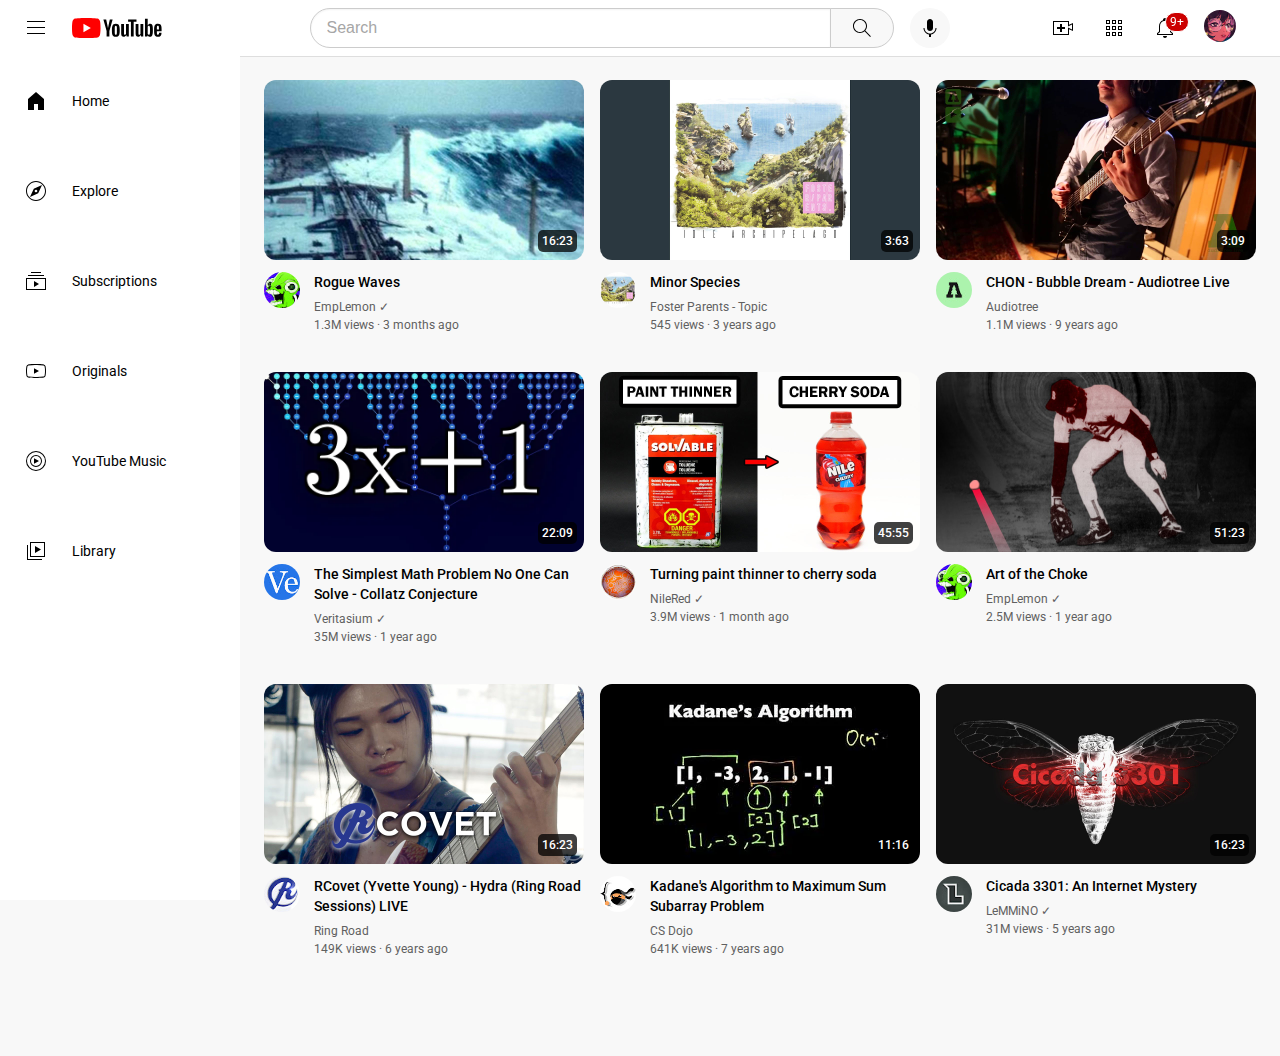
<file: index.html>
<!DOCTYPE html>
<html>
  <head>
    <title>YouTube Clone</title>
    <link rel="preconnect" href="https://fonts.googleapis.com">
    <link rel="preconnect" href="https://fonts.gstatic.com" crossorigin>
    <link href="https://fonts.googleapis.com/css2?family=Roboto:wght@400;500;700&display=swap" rel="stylesheet">

    <link rel="stylesheet" href="styles/general.css">
    <link rel="stylesheet" href="styles/header.css">
    <link rel="stylesheet" href="styles/sidebar.css">
    <link rel="stylesheet" href="styles/video.css">
  </head>

  <body>
    <header class="header">
      <div class="left-section">
        <div class="hamburger-menu-container">
          <img class="hamburger-menu" src="icons/hamburger-menu.svg">
          <div class="circle-hover"></div>
        </div>
        <img class="youtube-logo" src="icons/youtube-logo.svg">
      </div>
      <div class="middle-section">
        <input class="search-bar" type="text" placeholder="Search">
        <button class="search-button">
          <img class="search-icon" src="icons/search.svg">
          <div class="tooltip">
            Search
          </div>
        </button>
        <button class="voice-search-button">
          <img class="voice-search-icon" src="icons/voice-search-icon.svg">
          <div class="circle-hover"></div>
          <div class="tooltip">
            Search with your voice
          </div>
        </button>
      </div>
      <div class="right-section">
        <div class="upload-icon-container">
          <img class="upload-icon" src="icons/upload.svg">
          <div class="circle-hover"></div>
          <div class="tooltip">
            Create
          </div>
        </div>
        <div class="youtube-apps-container">
          <img class="youtube-apps-icon" src="icons/youtube-apps.svg">
          <div class="circle-hover"></div>
          <div class="tooltip">
            YouTube apps
          </div>
        </div>
        <div class="notifications-icon-container">
          <img class="notifications-icon" src="icons/notifications.svg">
          <div class="circle-hover"></div>
          <div class="notifications-count">9+</div>
          <div class="tooltip">
            Notifications
          </div>
        </div>
        <a href="https://www.youtube.com/channel/UCgpBLdofEgn6CtH1ovqHAVA" target="_blank" class="channel-title-link">
          <img class="current-user-picture" src="channel-pictures/my-channel.jpeg">
        </a>
      </div>
    </header>
    
    <nav class="sidebar">
      <div class="sidebar-link">
        <img src="icons/home.svg">
        <div>Home</div>
      </div>
      <div class="sidebar-link">
        <img src="icons/explore.svg">
        <div>Explore</div>
      </div>
      <div class="sidebar-link">
        <img src="icons/subscriptions.svg">
        <div>Subscriptions</div>
      </div>
      <div class="sidebar-link">
        <img src="icons/originals.svg">
        <div>Originals</div>
      </div>
      <div class="sidebar-link">
        <img src="icons/youtube-music.svg">
        <div>YouTube Music</div>
      </div>
      <div class="sidebar-link">
        <img src="icons/library.svg">
        <div>Library</div>
      </div>
    </nav>

    <main>
      <section class="video-grid">

        <div class="video-preview">
          <div class="thumbnail-row">
            <a href="https://www.youtube.com/watch?v=tktJss1x0eA" class="video-title-link">
              <img class="thumbnail" src="thumbnails/thumbnail-1.webp">
              <div class="video-time">16:23</div>
            </a>
          </div>
          <div class="video-info-grid">
            <div class="channel-picture">
              <div class="profile-picture-container">
                <a href="https://www.youtube.com/@EmperorLemon" class="channel-title-link">
                  <img class="profile-picture" src="channel-pictures/channel-1.jpeg">
                </a>
                <div class="channel-tooltip">
                  <img class="channel-tooltip-picture" src="channel-pictures/channel-1.jpeg">
                  <div>
                    <div class="channel-tooltip-name">
                      EmpLemon &#10003;
                    </div>
                    <div class="channel-tooltip-stats">
                      1.19M subscribers
                    </div>
                  </div>
                </div>
              </div>
            </div>
            <div class="video-info">
              <a href="https://www.youtube.com/watch?v=tktJss1x0eA" class="video-title-link">
                <p class="video-title">
                  Rogue Waves
                </p>
              </a>
              <a href="https://www.youtube.com/@EmperorLemon" class="channel-title-link">
                <p class="video-author">
                  EmpLemon &#10003;
                </p>
              </a>
              <p class="video-stats">
                1.3M views 	&#183; 3 months ago
              </p>
            </div>
          </div>
        </div>
    
        <div class="video-preview">
          <div class="thumbnail-row">
            <a href="https://www.youtube.com/watch?v=y7n6B1SDUFM" class="video-title-link">
              <img class="thumbnail" src="thumbnails/thumbnail-2.webp">
              <div class="video-time">3:63</div>
            </a>
          </div>
          <div class="video-info-grid">
            <div class="channel-picture">
              <div class="profile-picture-container">
                <a href="https://www.youtube.com/channel/UCGdnncAljSiZSKzAjngpfSQ" class="channel-title-link">
                  <img class="profile-picture" src="channel-pictures/channel-2.jpeg">
                </a>
                <div class="channel-tooltip">
                  <img class="channel-tooltip-picture" src="channel-pictures/channel-2.jpeg">
                  <div>
                    <div class="channel-tooltip-name">
                      Foster Parents - Topic
                    </div>
                    <div class="channel-tooltip-stats">
                      5 subscribers
                    </div>
                  </div>
                </div>
              </div>
            </div>
            <div class="video-info">
              <a href="https://www.youtube.com/channel/UCGdnncAljSiZSKzAjngpfSQ" class="video-title-link">
                <p class="video-title">
                  Minor Species
                </p>
              </a>
              <a href="https://www.youtube.com/@EmperorLemon" class="channel-title-link">
                <p class="video-author">
                  Foster Parents - Topic
                </p>
              </a>
              <p class="video-stats">
                545 views 	&#183; 3 years ago
              </p>
            </div>
          </div>
        </div>
    
        <div class="video-preview">
          <div class="thumbnail-row">
            <a href="https://www.youtube.com/watch?v=C7zlWP9EFMc" class="video-title-link">
              <img class="thumbnail" src="thumbnails/thumbnail-3.webp">
              <div class="video-time">3:09</div>
            </a>
          </div>
          <div class="video-info-grid">
            <div class="channel-picture">
              <div class="profile-picture-container">
                <a href="https://www.youtube.com/@audiotree" class="channel-title-link">
                  <img class="profile-picture" src="channel-pictures/channel-3.jpeg">
                </a>
                <div class="channel-tooltip">
                  <img class="channel-tooltip-picture" src="channel-pictures/channel-3.jpeg">
                  <div>
                    <div class="channel-tooltip-name">
                      Audiotree
                    </div>
                    <div class="channel-tooltip-stats">
                      1.1M subscribers
                    </div>
                  </div>
                </div>
              </div>
            </div>
            <div class="video-info">
              <a href="https://www.youtube.com/watch?v=C7zlWP9EFMc" class="video-title-link">
                <p class="video-title">
                  CHON - Bubble Dream - Audiotree Live
                </p>
              </a>
              <a href="https://www.youtube.com/@audiotree" class="channel-title-link">
                <p class="video-author">
                  Audiotree
                </p>
              </a>
              <p class="video-stats">
                1.1M views 	&#183; 9 years ago
              </p>
            </div>
          </div>
        </div>
    
        <div class="video-preview">
          <div class="thumbnail-row">
            <a href="https://www.youtube.com/watch?v=094y1Z2wpJg" class="video-title-link">
              <img class="thumbnail" src="thumbnails/thumbnail-4.webp">
              <div class="video-time">22:09</div>
            </a>
          </div>
          <div class="video-info-grid">
            <div class="channel-picture">
              <div class="profile-picture-container">
                <a href="https://www.youtube.com/@veritasium" class="channel-title-link">
                  <img class="profile-picture" src="channel-pictures/channel-4.jpeg">
                </a>
                <div class="channel-tooltip">
                  <img class="channel-tooltip-picture" src="channel-pictures/channel-4.jpeg">
                  <div>
                    <div class="channel-tooltip-name">
                      Veritasium &#10003;
                    </div>
                    <div class="channel-tooltip-stats">
                      1.1M subscribers
                    </div>
                  </div>
                </div>
              </div>
            </div>
            <div class="video-info">
              <a href="https://www.youtube.com/watch?v=094y1Z2wpJg" class="video-title-link">
                <p class="video-title">
                  The Simplest Math Problem No One Can Solve - Collatz Conjecture
                </p>
              </a>
              <a href="https://www.youtube.com/@veritasium" class="channel-title-link">
                <p class="video-author">
                  Veritasium &#10003;
                </p>
              </a>
              <p class="video-stats">
                35M views 	&#183; 1 year ago
              </p>
            </div>
          </div>
        </div>
    
        <div class="video-preview">
          <div class="thumbnail-row">
            <a href="https://www.youtube.com/watch?v=NIVkBs7oWDI" class="video-title-link">
              <img class="thumbnail" src="thumbnails/thumbnail-5.webp">
              <div class="video-time">45:55</div>
            </a>
          </div>
          <div class="video-info-grid">
            <div class="channel-picture">
              <div class="profile-picture-container">
                <a href="https://www.youtube.com/@NileRed" class="channel-title-link">
                  <img class="profile-picture" src="channel-pictures/channel-5.jpeg">
                </a>
                <div class="channel-tooltip">
                  <img class="channel-tooltip-picture" src="channel-pictures/channel-5.jpeg">
                  <div>
                    <div class="channel-tooltip-name">
                      NileRed &#10003;
                    </div>
                    <div class="channel-tooltip-stats">
                      5.1M subscribers
                    </div>
                  </div>
                </div>
              </div>
            </div>
            <div class="video-info">
              <a href="https://www.youtube.com/watch?v=NIVkBs7oWDI" class="video-title-link">
                <p class="video-title">
                  Turning paint thinner to cherry soda
                </p>
              </a>
              <a href="https://www.youtube.com/@NileRed" class="channel-title-link">
                <p class="video-author">
                  NileRed &#10003;
                </p>
              </a>
              <p class="video-stats">
                3.9M views 	&#183; 1 month ago
              </p>
            </div>
          </div>
        </div>
    
        <div class="video-preview">
          <div class="thumbnail-row">
            <a href="https://www.youtube.com/watch?v=0Si5njM3yHI" class="video-title-link">
              <img class="thumbnail" src="thumbnails/thumbnail-6.webp">
              <div class="video-time">51:23</div>
            </a>
          </div>
          <div class="video-info-grid">
            <div class="channel-picture">
              <div class="profile-picture-container">
                <a href="https://www.youtube.com/@EmperorLemon" class="channel-title-link">
                  <img class="profile-picture" src="channel-pictures/channel-6.jpeg">
                </a>
                <div class="channel-tooltip">
                  <img class="channel-tooltip-picture" src="channel-pictures/channel-6.jpeg">
                  <div>
                    <div class="channel-tooltip-name">
                      EmpLemon &#10003;
                    </div>
                    <div class="channel-tooltip-stats">
                      1.19M subscribers
                    </div>
                  </div>
                </div>
              </div>
            </div>
            <div class="video-info">
              <a href="https://www.youtube.com/watch?v=0Si5njM3yHI" class="video-title-link">
                <p class="video-title">
                  Art of the Choke
                </p>
              </a>
              <a href="https://www.youtube.com/@EmperorLemon" class="channel-title-link">
                <p class="video-author">
                  EmpLemon &#10003;
                </p>
              </a>
              <p class="video-stats">
                2.5M views 	&#183; 1 year ago
              </p>
            </div>
          </div>
        </div>

        <div class="video-preview">
          <div class="thumbnail-row">
            <a href="https://www.youtube.com/watch?v=KkAb-Di3qXs" class="video-title-link">
              <img class="thumbnail" src="thumbnails/thumbnail-7.webp">
              <div class="video-time">16:23</div>
            </a>
          </div>
          <div class="video-info-grid">
            <div class="channel-picture">
              <div class="profile-picture-container">
                <a href="https://www.youtube.com/@RingRoadSessions" class="channel-title-link">
                  <img class="profile-picture" src="channel-pictures/channel-7.jpeg">
                </a>
                <div class="channel-tooltip">
                  <img class="channel-tooltip-picture" src="channel-pictures/channel-7.jpeg">
                  <div>
                    <div class="channel-tooltip-name">
                      Ring Road &#10003;
                    </div>
                    <div class="channel-tooltip-stats">
                      4.85K subscribers
                    </div>
                  </div>
                </div>
              </div>
            </div>
            <div class="video-info">
              <a href="https://www.youtube.com/watch?v=KkAb-Di3qXs" class="video-title-link">
                <p class="video-title">
                  RCovet (Yvette Young) - Hydra (Ring Road Sessions) LIVE
                </p>
              </a>
              <a href="https://www.youtube.com/@RingRoadSessions" class="channel-title-link">
                <p class="video-author">
                  Ring Road
                </p>
              </a>
              <p class="video-stats">
                149K views 	&#183; 6 years ago
              </p>
            </div>
          </div>
        </div>

        <div class="video-preview">
          <div class="thumbnail-row">
            <a href="https://www.youtube.com/watch?v=86CQq3pKSUw" class="video-title-link">
              <img class="thumbnail" src="thumbnails/thumbnail-8.webp">
              <div class="video-time">11:16</div>
            </a>
          </div>
          <div class="video-info-grid">
            <div class="channel-picture">
              <div class="profile-picture-container">
                <a href="https://www.youtube.com/@CsDojo" class="channel-title-link">
                  <img class="profile-picture" src="channel-pictures/channel-8.jpeg">
                </a>
                <div class="channel-tooltip">
                  <img class="channel-tooltip-picture" src="channel-pictures/channel-8.jpeg">
                  <div>
                    <div class="channel-tooltip-name">
                      CS Dojo &#10003;
                    </div>
                    <div class="channel-tooltip-stats">
                      1.91M subscribers
                    </div>
                  </div>
                </div>
              </div>
            </div>
            <div class="video-info">
              <a href="https://www.youtube.com/watch?v=86CQq3pKSUw" class="video-title-link">
                <p class="video-title">
                  Kadane's Algorithm to Maximum Sum Subarray Problem
                </p>
              </a>
              <a href="https://www.youtube.com/@CSDojo" class="channel-title-link">
                <p class="video-author">
                  CS Dojo
                </p>
              </a>
              <p class="video-stats">
                641K views 	&#183; 7 years ago
              </p>
            </div>
          </div>
        </div>        

        <div class="video-preview">
          <div class="thumbnail-row">
            <a href="https://www.youtube.com/watch?v=I2O7blSSzpI" class="video-title-link">
              <img class="thumbnail" src="thumbnails/thumbnail-9.webp">
              <div class="video-time">16:23</div>
            </a>
          </div>
          <div class="video-info-grid">
            <div class="channel-picture">
              <div class="profile-picture-container">
                <a href="https://www.youtube.com/@LeMMiNO" class="channel-title-link">
                  <img class="profile-picture" src="channel-pictures/channel-9.jpeg">
                </a>
                <div class="channel-tooltip">
                  <img class="channel-tooltip-picture" src="channel-pictures/channel-9.jpeg">
                  <div>
                    <div class="channel-tooltip-name">
                      LeMMiNO &#10003;
                    </div>
                    <div class="channel-tooltip-stats">
                      4.49 subscribers
                    </div>
                  </div>
                </div>
              </div>
            </div>
            <div class="video-info">
              <a href="https://www.youtube.com/watch?v=I2O7blSSzpI" class="video-title-link">
                <p class="video-title">
                  Cicada 3301: An Internet Mystery
                </p>
              </a>
              <a href="https://www.youtube.com/@LeMMiNO" class="channel-title-link">
                <p class="video-author">
                  LeMMiNO &#10003;
                </p>
              </a>
              <p class="video-stats">
                31M views 	&#183; 5 years ago
              </p>
            </div>
          </div>
        </div>

      </section>
    </main>
    <!-- <img class=silly-cat src="Lessons Exercises/thumbnails/sillycat.jpeg">  -->
  </body>
</html>
</file>
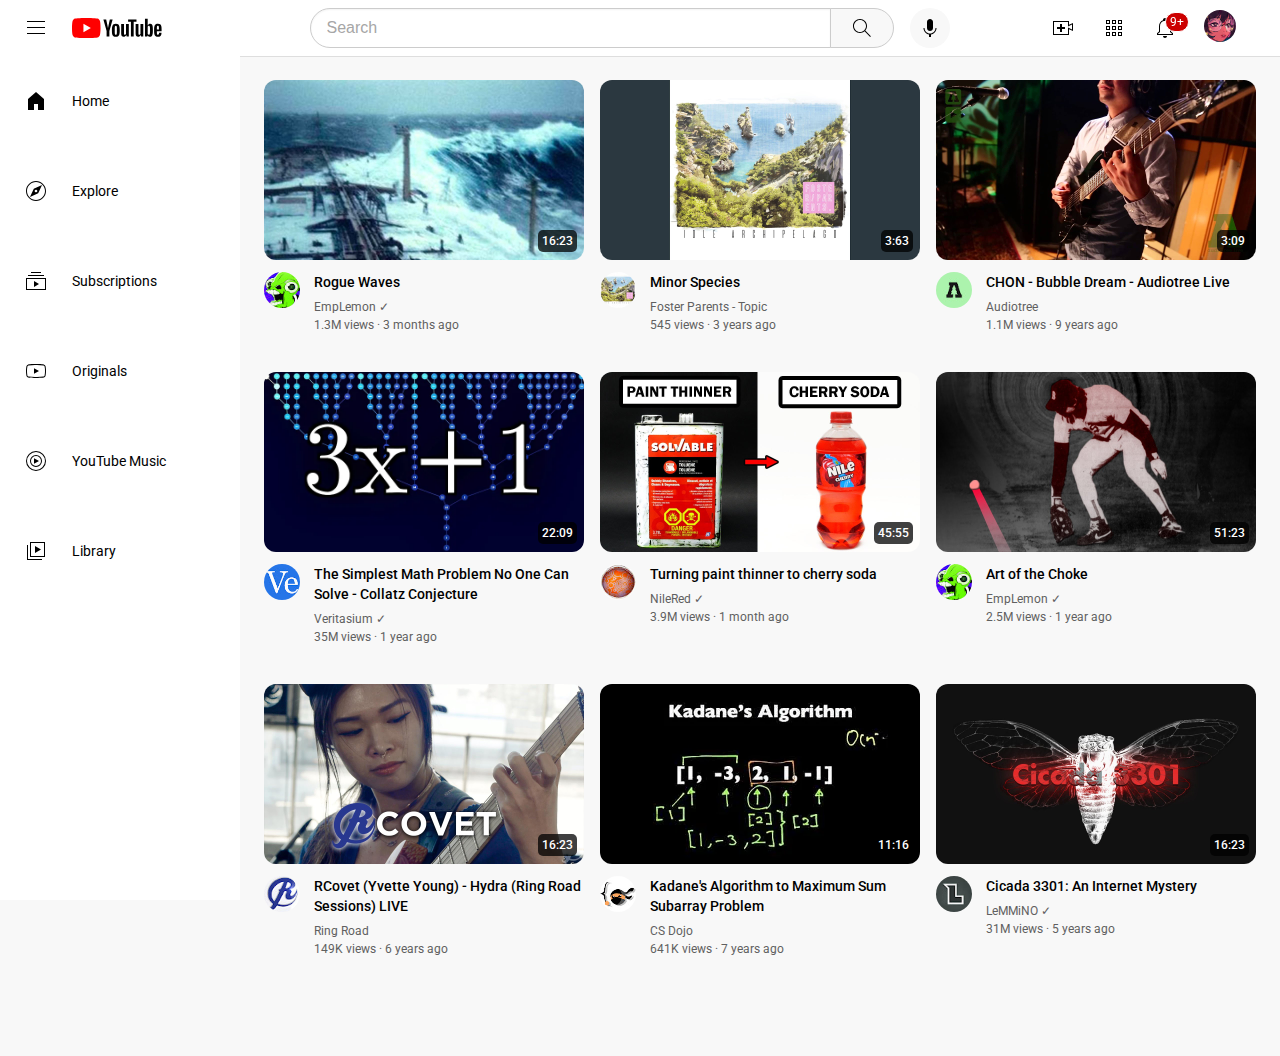
<file: youtube.html>
<!DOCTYPE html>
<html>
  <head>
    <title>YouTube Clone</title>
    <link rel="preconnect" href="https://fonts.googleapis.com">
    <link rel="preconnect" href="https://fonts.gstatic.com" crossorigin>
    <link href="https://fonts.googleapis.com/css2?family=Roboto:wght@400;500;700&display=swap" rel="stylesheet">

    <link rel="stylesheet" href="styles/general.css">
    <link rel="stylesheet" href="styles/header.css">
    <link rel="stylesheet" href="styles/sidebar.css">
    <link rel="stylesheet" href="styles/video.css">
  </head>

  <body>
    <header class="header">
      <div class="left-section">
        <div class="hamburger-menu-container">
          <img class="hamburger-menu" src="icons/hamburger-menu.svg">
          <div class="circle-hover"></div>
        </div>
        <img class="youtube-logo" src="icons/youtube-logo.svg">
      </div>
      <div class="middle-section">
        <input class="search-bar" type="text" placeholder="Search">
        <button class="search-button">
          <img class="search-icon" src="icons/search.svg">
          <div class="tooltip">
            Search
          </div>
        </button>
        <button class="voice-search-button">
          <img class="voice-search-icon" src="icons/voice-search-icon.svg">
          <div class="circle-hover"></div>
          <div class="tooltip">
            Search with your voice
          </div>
        </button>
      </div>
      <div class="right-section">
        <div class="upload-icon-container">
          <img class="upload-icon" src="icons/upload.svg">
          <div class="circle-hover"></div>
          <div class="tooltip">
            Create
          </div>
        </div>
        <div class="youtube-apps-container">
          <img class="youtube-apps-icon" src="icons/youtube-apps.svg">
          <div class="circle-hover"></div>
          <div class="tooltip">
            YouTube apps
          </div>
        </div>
        <div class="notifications-icon-container">
          <img class="notifications-icon" src="icons/notifications.svg">
          <div class="circle-hover"></div>
          <div class="notifications-count">9+</div>
          <div class="tooltip">
            Notifications
          </div>
        </div>
        <a href="https://www.youtube.com/channel/UCgpBLdofEgn6CtH1ovqHAVA" target="_blank" class="channel-title-link">
          <img class="current-user-picture" src="channel-pictures/my-channel.jpeg">
        </a>
      </div>
    </header>
    
    <nav class="sidebar">
      <div class="sidebar-link">
        <img src="icons/home.svg">
        <div>Home</div>
      </div>
      <div class="sidebar-link">
        <img src="icons/explore.svg">
        <div>Explore</div>
      </div>
      <div class="sidebar-link">
        <img src="icons/subscriptions.svg">
        <div>Subscriptions</div>
      </div>
      <div class="sidebar-link">
        <img src="icons/originals.svg">
        <div>Originals</div>
      </div>
      <div class="sidebar-link">
        <img src="icons/youtube-music.svg">
        <div>YouTube Music</div>
      </div>
      <div class="sidebar-link">
        <img src="icons/library.svg">
        <div>Library</div>
      </div>
    </nav>

    <main>
      <section class="video-grid">

        <div class="video-preview">
          <div class="thumbnail-row">
            <a href="https://www.youtube.com/watch?v=tktJss1x0eA" class="video-title-link">
              <img class="thumbnail" src="thumbnails/thumbnail-1.webp">
              <div class="video-time">16:23</div>
            </a>
          </div>
          <div class="video-info-grid">
            <div class="channel-picture">
              <div class="profile-picture-container">
                <a href="https://www.youtube.com/@EmperorLemon" class="channel-title-link">
                  <img class="profile-picture" src="channel-pictures/channel-1.jpeg">
                </a>
                <div class="channel-tooltip">
                  <img class="channel-tooltip-picture" src="channel-pictures/channel-1.jpeg">
                  <div>
                    <div class="channel-tooltip-name">
                      EmpLemon &#10003;
                    </div>
                    <div class="channel-tooltip-stats">
                      1.19M subscribers
                    </div>
                  </div>
                </div>
              </div>
            </div>
            <div class="video-info">
              <a href="https://www.youtube.com/watch?v=tktJss1x0eA" class="video-title-link">
                <p class="video-title">
                  Rogue Waves
                </p>
              </a>
              <a href="https://www.youtube.com/@EmperorLemon" class="channel-title-link">
                <p class="video-author">
                  EmpLemon &#10003;
                </p>
              </a>
              <p class="video-stats">
                1.3M views 	&#183; 3 months ago
              </p>
            </div>
          </div>
        </div>
    
        <div class="video-preview">
          <div class="thumbnail-row">
            <a href="https://www.youtube.com/watch?v=y7n6B1SDUFM" class="video-title-link">
              <img class="thumbnail" src="thumbnails/thumbnail-2.webp">
              <div class="video-time">3:63</div>
            </a>
          </div>
          <div class="video-info-grid">
            <div class="channel-picture">
              <div class="profile-picture-container">
                <a href="https://www.youtube.com/channel/UCGdnncAljSiZSKzAjngpfSQ" class="channel-title-link">
                  <img class="profile-picture" src="channel-pictures/channel-2.jpeg">
                </a>
                <div class="channel-tooltip">
                  <img class="channel-tooltip-picture" src="channel-pictures/channel-2.jpeg">
                  <div>
                    <div class="channel-tooltip-name">
                      Foster Parents - Topic
                    </div>
                    <div class="channel-tooltip-stats">
                      5 subscribers
                    </div>
                  </div>
                </div>
              </div>
            </div>
            <div class="video-info">
              <a href="https://www.youtube.com/channel/UCGdnncAljSiZSKzAjngpfSQ" class="video-title-link">
                <p class="video-title">
                  Minor Species
                </p>
              </a>
              <a href="https://www.youtube.com/@EmperorLemon" class="channel-title-link">
                <p class="video-author">
                  Foster Parents - Topic
                </p>
              </a>
              <p class="video-stats">
                545 views 	&#183; 3 years ago
              </p>
            </div>
          </div>
        </div>
    
        <div class="video-preview">
          <div class="thumbnail-row">
            <a href="https://www.youtube.com/watch?v=C7zlWP9EFMc" class="video-title-link">
              <img class="thumbnail" src="thumbnails/thumbnail-3.webp">
              <div class="video-time">3:09</div>
            </a>
          </div>
          <div class="video-info-grid">
            <div class="channel-picture">
              <div class="profile-picture-container">
                <a href="https://www.youtube.com/@audiotree" class="channel-title-link">
                  <img class="profile-picture" src="channel-pictures/channel-3.jpeg">
                </a>
                <div class="channel-tooltip">
                  <img class="channel-tooltip-picture" src="channel-pictures/channel-3.jpeg">
                  <div>
                    <div class="channel-tooltip-name">
                      Audiotree
                    </div>
                    <div class="channel-tooltip-stats">
                      1.1M subscribers
                    </div>
                  </div>
                </div>
              </div>
            </div>
            <div class="video-info">
              <a href="https://www.youtube.com/watch?v=C7zlWP9EFMc" class="video-title-link">
                <p class="video-title">
                  CHON - Bubble Dream - Audiotree Live
                </p>
              </a>
              <a href="https://www.youtube.com/@audiotree" class="channel-title-link">
                <p class="video-author">
                  Audiotree
                </p>
              </a>
              <p class="video-stats">
                1.1M views 	&#183; 9 years ago
              </p>
            </div>
          </div>
        </div>
    
        <div class="video-preview">
          <div class="thumbnail-row">
            <a href="https://www.youtube.com/watch?v=094y1Z2wpJg" class="video-title-link">
              <img class="thumbnail" src="thumbnails/thumbnail-4.webp">
              <div class="video-time">22:09</div>
            </a>
          </div>
          <div class="video-info-grid">
            <div class="channel-picture">
              <div class="profile-picture-container">
                <a href="https://www.youtube.com/@veritasium" class="channel-title-link">
                  <img class="profile-picture" src="channel-pictures/channel-4.jpeg">
                </a>
                <div class="channel-tooltip">
                  <img class="channel-tooltip-picture" src="channel-pictures/channel-4.jpeg">
                  <div>
                    <div class="channel-tooltip-name">
                      Veritasium &#10003;
                    </div>
                    <div class="channel-tooltip-stats">
                      1.1M subscribers
                    </div>
                  </div>
                </div>
              </div>
            </div>
            <div class="video-info">
              <a href="https://www.youtube.com/watch?v=094y1Z2wpJg" class="video-title-link">
                <p class="video-title">
                  The Simplest Math Problem No One Can Solve - Collatz Conjecture
                </p>
              </a>
              <a href="https://www.youtube.com/@veritasium" class="channel-title-link">
                <p class="video-author">
                  Veritasium &#10003;
                </p>
              </a>
              <p class="video-stats">
                35M views 	&#183; 1 year ago
              </p>
            </div>
          </div>
        </div>
    
        <div class="video-preview">
          <div class="thumbnail-row">
            <a href="https://www.youtube.com/watch?v=NIVkBs7oWDI" class="video-title-link">
              <img class="thumbnail" src="thumbnails/thumbnail-5.webp">
              <div class="video-time">45:55</div>
            </a>
          </div>
          <div class="video-info-grid">
            <div class="channel-picture">
              <div class="profile-picture-container">
                <a href="https://www.youtube.com/@NileRed" class="channel-title-link">
                  <img class="profile-picture" src="channel-pictures/channel-5.jpeg">
                </a>
                <div class="channel-tooltip">
                  <img class="channel-tooltip-picture" src="channel-pictures/channel-5.jpeg">
                  <div>
                    <div class="channel-tooltip-name">
                      NileRed &#10003;
                    </div>
                    <div class="channel-tooltip-stats">
                      5.1M subscribers
                    </div>
                  </div>
                </div>
              </div>
            </div>
            <div class="video-info">
              <a href="https://www.youtube.com/watch?v=NIVkBs7oWDI" class="video-title-link">
                <p class="video-title">
                  Turning paint thinner to cherry soda
                </p>
              </a>
              <a href="https://www.youtube.com/@NileRed" class="channel-title-link">
                <p class="video-author">
                  NileRed &#10003;
                </p>
              </a>
              <p class="video-stats">
                3.9M views 	&#183; 1 month ago
              </p>
            </div>
          </div>
        </div>
    
        <div class="video-preview">
          <div class="thumbnail-row">
            <a href="https://www.youtube.com/watch?v=0Si5njM3yHI" class="video-title-link">
              <img class="thumbnail" src="thumbnails/thumbnail-6.webp">
              <div class="video-time">51:23</div>
            </a>
          </div>
          <div class="video-info-grid">
            <div class="channel-picture">
              <div class="profile-picture-container">
                <a href="https://www.youtube.com/@EmperorLemon" class="channel-title-link">
                  <img class="profile-picture" src="channel-pictures/channel-6.jpeg">
                </a>
                <div class="channel-tooltip">
                  <img class="channel-tooltip-picture" src="channel-pictures/channel-6.jpeg">
                  <div>
                    <div class="channel-tooltip-name">
                      EmpLemon &#10003;
                    </div>
                    <div class="channel-tooltip-stats">
                      1.19M subscribers
                    </div>
                  </div>
                </div>
              </div>
            </div>
            <div class="video-info">
              <a href="https://www.youtube.com/watch?v=0Si5njM3yHI" class="video-title-link">
                <p class="video-title">
                  Art of the Choke
                </p>
              </a>
              <a href="https://www.youtube.com/@EmperorLemon" class="channel-title-link">
                <p class="video-author">
                  EmpLemon &#10003;
                </p>
              </a>
              <p class="video-stats">
                2.5M views 	&#183; 1 year ago
              </p>
            </div>
          </div>
        </div>

        <div class="video-preview">
          <div class="thumbnail-row">
            <a href="https://www.youtube.com/watch?v=KkAb-Di3qXs" class="video-title-link">
              <img class="thumbnail" src="thumbnails/thumbnail-7.webp">
              <div class="video-time">16:23</div>
            </a>
          </div>
          <div class="video-info-grid">
            <div class="channel-picture">
              <div class="profile-picture-container">
                <a href="https://www.youtube.com/@RingRoadSessions" class="channel-title-link">
                  <img class="profile-picture" src="channel-pictures/channel-7.jpeg">
                </a>
                <div class="channel-tooltip">
                  <img class="channel-tooltip-picture" src="channel-pictures/channel-7.jpeg">
                  <div>
                    <div class="channel-tooltip-name">
                      Ring Road &#10003;
                    </div>
                    <div class="channel-tooltip-stats">
                      4.85K subscribers
                    </div>
                  </div>
                </div>
              </div>
            </div>
            <div class="video-info">
              <a href="https://www.youtube.com/watch?v=KkAb-Di3qXs" class="video-title-link">
                <p class="video-title">
                  RCovet (Yvette Young) - Hydra (Ring Road Sessions) LIVE
                </p>
              </a>
              <a href="https://www.youtube.com/@RingRoadSessions" class="channel-title-link">
                <p class="video-author">
                  Ring Road
                </p>
              </a>
              <p class="video-stats">
                149K views 	&#183; 6 years ago
              </p>
            </div>
          </div>
        </div>

        <div class="video-preview">
          <div class="thumbnail-row">
            <a href="https://www.youtube.com/watch?v=86CQq3pKSUw" class="video-title-link">
              <img class="thumbnail" src="thumbnails/thumbnail-8.webp">
              <div class="video-time">11:16</div>
            </a>
          </div>
          <div class="video-info-grid">
            <div class="channel-picture">
              <div class="profile-picture-container">
                <a href="https://www.youtube.com/@CsDojo" class="channel-title-link">
                  <img class="profile-picture" src="channel-pictures/channel-8.jpeg">
                </a>
                <div class="channel-tooltip">
                  <img class="channel-tooltip-picture" src="channel-pictures/channel-8.jpeg">
                  <div>
                    <div class="channel-tooltip-name">
                      CS Dojo &#10003;
                    </div>
                    <div class="channel-tooltip-stats">
                      1.91M subscribers
                    </div>
                  </div>
                </div>
              </div>
            </div>
            <div class="video-info">
              <a href="https://www.youtube.com/watch?v=86CQq3pKSUw" class="video-title-link">
                <p class="video-title">
                  Kadane's Algorithm to Maximum Sum Subarray Problem
                </p>
              </a>
              <a href="https://www.youtube.com/@CSDojo" class="channel-title-link">
                <p class="video-author">
                  CS Dojo
                </p>
              </a>
              <p class="video-stats">
                641K views 	&#183; 7 years ago
              </p>
            </div>
          </div>
        </div>        

        <div class="video-preview">
          <div class="thumbnail-row">
            <a href="https://www.youtube.com/watch?v=I2O7blSSzpI" class="video-title-link">
              <img class="thumbnail" src="thumbnails/thumbnail-9.webp">
              <div class="video-time">16:23</div>
            </a>
          </div>
          <div class="video-info-grid">
            <div class="channel-picture">
              <div class="profile-picture-container">
                <a href="https://www.youtube.com/@LeMMiNO" class="channel-title-link">
                  <img class="profile-picture" src="channel-pictures/channel-9.jpeg">
                </a>
                <div class="channel-tooltip">
                  <img class="channel-tooltip-picture" src="channel-pictures/channel-9.jpeg">
                  <div>
                    <div class="channel-tooltip-name">
                      LeMMiNO &#10003;
                    </div>
                    <div class="channel-tooltip-stats">
                      4.49 subscribers
                    </div>
                  </div>
                </div>
              </div>
            </div>
            <div class="video-info">
              <a href="https://www.youtube.com/watch?v=I2O7blSSzpI" class="video-title-link">
                <p class="video-title">
                  Cicada 3301: An Internet Mystery
                </p>
              </a>
              <a href="https://www.youtube.com/@LeMMiNO" class="channel-title-link">
                <p class="video-author">
                  LeMMiNO &#10003;
                </p>
              </a>
              <p class="video-stats">
                31M views 	&#183; 5 years ago
              </p>
            </div>
          </div>
        </div>

      </section>
    </main>
    <!-- <img class=silly-cat src="Lessons Exercises/thumbnails/sillycat.jpeg">  -->
  </body>
</html>
</file>
<file: styles/general.css>
body {
  font-family: Roboto, Arial;
  margin: 0;
  padding-top: 80px;
  padding-bottom: 100px;
  padding-left: 96px;
  padding-right: 24px;
  background: rgb(248, 248, 248);
}

.silly-cat {
  position: absolute;
  top: 0;
  left: 0;
  z-index: 400;
}

@media (min-width: 1200.1px) {
  body {
    margin-left: 168px;
  }
}

p {
  margin-top: 0;
  margin-bottom: 0;
}
</file>
<file: styles/header.css>
.header {
  height: 56px;

  display: flex;
  flex-direction: row;
  justify-content: space-between;
  position: fixed;
  top: 0;
  left: 0;
  right: 0;
  z-index: 100;
  background-color: white;
  border-bottom-width: 1px;
  border-bottom-style: solid;
  border-bottom-color: rgb(222, 222, 222);
}

.left-section {
  display: flex;
  align-items: center;
}

.hamburger-menu-container {
  margin-left: 24px;
  margin-right: 24px;
}

.hamburger-menu {
  height: 24px;
}

.youtube-logo {
  cursor: pointer;
  height: 20px;
}

.middle-section {
  display: flex;
  align-items: center;
  flex: 1;
  margin-left: 90px;
  margin-right: 20px;
  max-width: 640px;
}

.search-bar {
  flex: 1;
  height: 36px;
  width: 0;
  padding-left: 16px;
  font-size: 16px;
  border-width: 1px;
  border-style: solid;
  border-color: rgb(204, 204, 204);
  border-top-left-radius: 20px;
  border-bottom-left-radius: 20px;
  box-shadow: inset 0px 1px 2px rgba(0, 0, 0, 0.05);
}

.search-bar::placeholder {
  font-size: 16px;
  color: rgb(166, 166, 166);
}

.search-button {
  height: 40px;
  width: 64px;
  background-color: rgb(248, 248, 248);
  border-width: 1px;
  border-style: solid;
  border-top-right-radius: 20px;
  border-bottom-right-radius: 20px;
  border-color: rgb(204, 204, 204);
  margin-left: -1px;
  margin-right: 16px;
}

.hamburger-menu-container,
.search-button, 
.voice-search-button,
.upload-icon-container,
.youtube-apps-container,
.notifications-icon-container {
  cursor: pointer;
  display: flex;
  justify-content: center;
  align-items: center;
  position: relative;
}

.search-button .tooltip,
.voice-search-button .tooltip,
.upload-icon-container .tooltip,
.youtube-apps-container .tooltip,
.notifications-icon-container .tooltip {
  position: absolute;
  background-color: rgba(96, 96, 96, 0.9);
  color: white;
  border-radius: 2px;
  padding-top: 10px;
  padding-bottom: 10px;
  padding-left: 10px;
  padding-right: 10px;
  font-size: 12px;
  bottom: -54px;
  opacity: 0;
  transition: opacity 0.15s;
  pointer-events: none;
  white-space: nowrap;
}

.search-button:hover .tooltip,
.voice-search-button:hover .tooltip,
.upload-icon-container:hover .tooltip,
.youtube-apps-container:hover .tooltip,
.notifications-icon-container:hover .tooltip {
  opacity: 1;
}

.voice-search-button {
  height: 40px;
  width: 40px;
  border-radius: 20px;
  border: none;
  background-color: rgb(248, 248, 248);
}

.search-icon {
  height: 24px;
}

.voice-search-icon {
  height: 24px;
}

.right-section {
  width: 185px;
  display: flex;
  align-items: center;
  justify-content: space-between;
  flex-shrink: 0;
  margin-right: 44px;
  margin-left: 24px;
}

.upload-icon {
  height: 24px;
}

.youtube-apps-icon {
  height: 24px;
}

.notifications-icon {
  height: 24px;
}

.notifications-count {
  position: absolute;
  top: -4px;
  left: 12px;
  background-color: rgb(204, 0, 0);
  color: white;
  font-size: 12px;
  text-align: center;
  padding-top: 2px;
  padding-bottom: 2px;
  padding-left: 4px;
  padding-right: 4px;
  border-radius: 20px;
  border-width: 1px;
  border-style: solid;
  border-color: white;
}

.current-user-picture {
  height: 32px;
  border-radius: 16px;
}

.circle-hover {
  position: absolute;
  width: 40px;
  height: 40px;
  border-radius: 20px;
  background-color: rgb(248, 248, 248);
  opacity: 0;
  z-index: -1;
}

.hamburger-menu-container:hover .circle-hover,
.notifications-icon-container:hover .circle-hover,
.youtube-apps-container:hover .circle-hover,
.upload-icon-container:hover .circle-hover,
.upload-icon-container:hover .circle-hover {
  opacity: 1;
}
</file>
<file: styles/sidebar.css>
@media (max-width: 1200px) {
  .sidebar {
    width: 72px;
    position: fixed;
    top: 56px;
    left: 0;
    bottom: 0;
    background-color: white;
    z-index: 200;
  }
  
  .sidebar-link {
    background-color: white;
    height: 74px;
    display: flex;
    flex-direction: column;
    justify-content: center;
    align-items: center;
    cursor: pointer;
  }
  
  .sidebar-link:hover {
    background-color: rgb(240, 240, 240);
  }
  
  .sidebar-link img {
    height: 24px;
    width: 24px;
    margin-bottom: 7px;
  }
  
  .sidebar-link div {
    font-size: 10px;
  }
}

@media  (min-width: 1200.1px) {
  .sidebar {
    width: 240px;
    position: fixed;
    top: 56px;
    left: 0;
    bottom: 0;
    background-color: white;
    z-index: 200;
  }
  
  .sidebar-link {
    background-color: white;
    align-items: center;
    height: 74px;
    display: flex;
    padding: 8px 24px;
    cursor: pointer;
  }
  
  .sidebar-link:hover {
    background-color: rgb(240, 240, 240);
  }
  
  .sidebar-link img {
    height: 24px;
    width: 24px;
    margin-right: 24px;

  }
  
  .sidebar-link div {
    font-size: 14px;
  }
}
</file>
<file: styles/video.css>
.thumbnail {
  width: 100%;
  border-radius: 12px;
}

.video-info-grid {
  display: grid;
  grid-template-columns: 50px 1fr;
}

.profile-picture {
  width: 36px;
  border-radius: 20px;
}

.video-title {
  margin-top: 0;
  margin-bottom: 8px;
  font-size: 14px;
  font-weight: 500;
  line-height: 20px;
}

.video-author, .video-stats {
  font-size: 12px;
  color: rgb(96, 96, 96);
}

.video-author {
  margin-bottom: 4px;
}

.thumbnail-row {
  margin-bottom: 8px;
  position: relative;
}

.video-grid {
  display: grid;
  grid-template-columns: 1fr 1fr 1fr;
  column-gap: 16px;
  row-gap: 40px;
}

@media (max-width: 650px) {
  .video-grid {
    grid-template-columns: 1fr;
  }
}

@media (min-width: 650.1px) and (max-width: 850px) {
  .video-grid {
    grid-template-columns:  1fr 1fr;
  }
}

@media (min-width: 1200.1px) {
  .video-grid {
    grid-template-columns: 1fr 1fr 1fr ;
  }
}

.video-time {
  font-size: 12px;
  font-weight: 500;
  text-align: left;
  padding: 4px;
  border-radius: 5px;
  background-color: rgba(0, 0, 0, 0.75);
  color: white;
  position: absolute;
  bottom: 12px;
  right: 7px;
}

.video-title-link,
.channel-title-link {
  text-decoration: none;
  color: black;
}

.profile-picture-container {
  position: relative;
  display: inline-block;
}

.channel-tooltip {
  background-color: white;
  width: 200px;
  padding: 12px 12px;
  box-shadow: 2px 3px 10px rgba(0, 0, 0, 0.3);
  border-radius: 6px;
  position: absolute;
  top: 55px;
  z-index: 300;
  opacity: 0;
  pointer-events: none;
  display: flex;
  align-items: center;
  transition: opacity 0.15s;
}

.profile-picture-container:hover .channel-tooltip {
  opacity: 1;
}

.channel-tooltip-picture {
  width: 50px;
  height: 50px;
  border-radius: 50px;
  margin-right: 14px;
}

.channel-tooltip-name {
  font-family: Roboto, Arial;
  font-weight: bold;
  font-size: 16px;
  margin-bottom: 4px;
}

.channel-tooltip-stats {
  font-family: Roboto, Arial;
  color: rgb(96, 96, 96);
  font-size: 14px;
}
</file>
